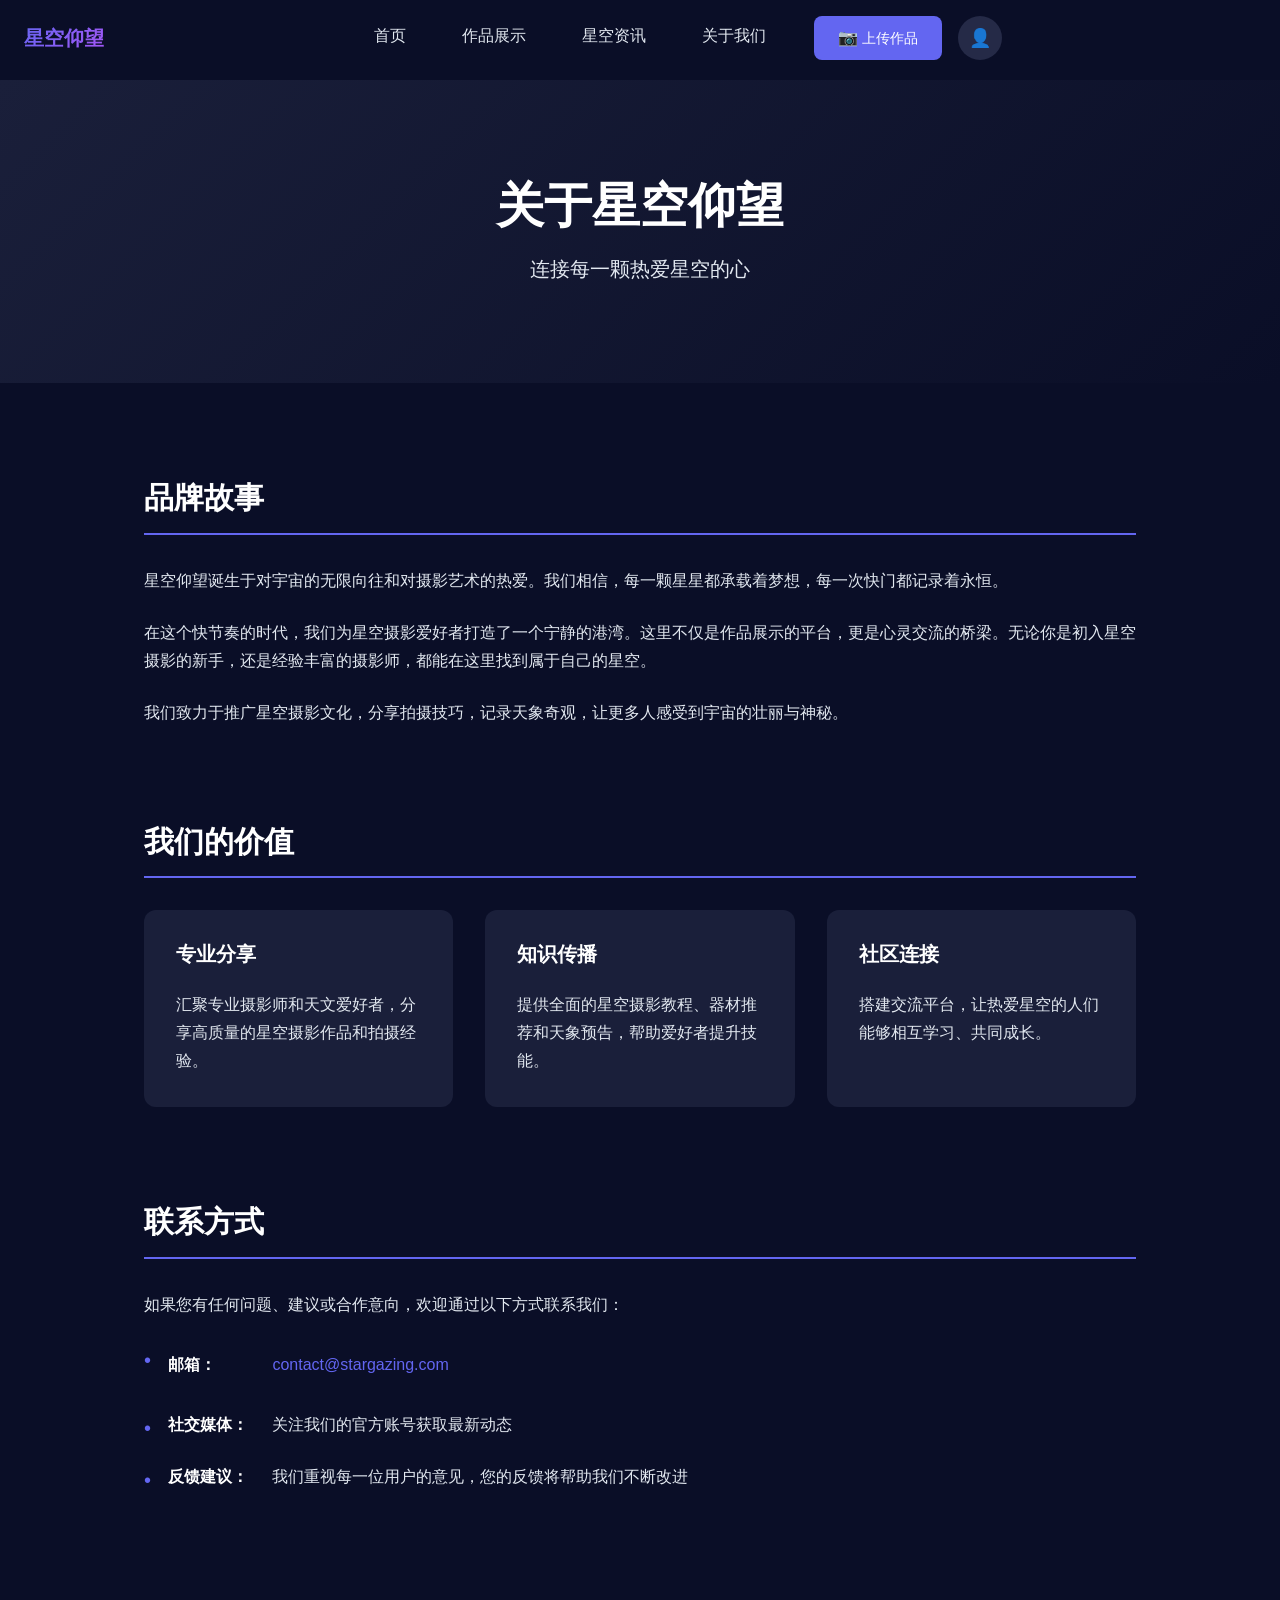
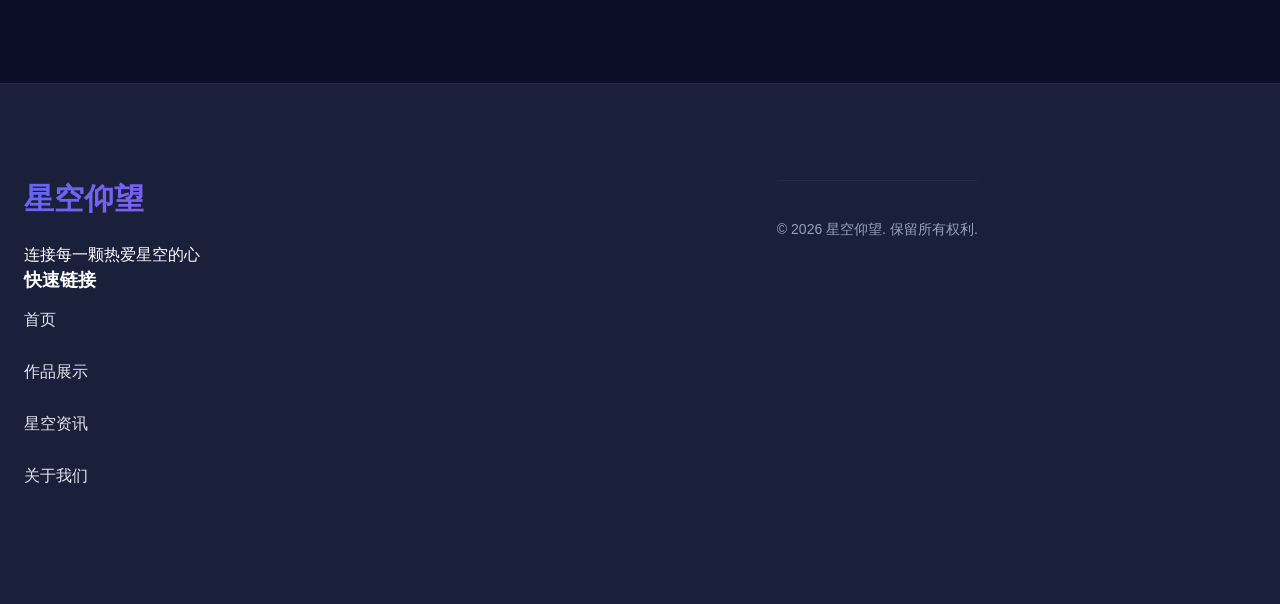
<file: about.html>
<!DOCTYPE html>
<html lang="zh-CN">
<head>
    <meta charset="UTF-8">
    <meta name="viewport" content="width=device-width, initial-scale=1.0">
    <meta name="description" content="关于星空仰望 - 连接每一颗热爱星空的心">
    <meta name="keywords" content="星空仰望,关于我们,星空摄影社区">
    <meta name="author" content="星空仰望">
    <meta name="robots" content="index, follow">
    
    <title>关于我们 | 星空仰望</title>
    
    <!-- PWA Manifest -->
    <link rel="manifest" href="manifest.json">
    <meta name="theme-color" content="#6366f1">
    
    <link rel="stylesheet" href="styles/main.css">
    <link rel="stylesheet" href="styles/responsive.css">
    <link rel="stylesheet" href="styles/about.css">
    
    <!-- 预加载关键资源 -->
    <link rel="preload" href="styles/main.css" as="style">
</head>
<body>
    <!-- 页面加载动画 -->
    <div id="pageLoader" class="active" aria-hidden="true">
        <div class="loader-content">
            <div class="loader-spinner" aria-hidden="true"></div>
            <div class="loader-text">加载中...</div>
        </div>
    </div>

    <header role="banner" class="navbar" id="navbar">
        <nav role="navigation" aria-label="主导航" class="navbar-container">
            <!-- 品牌Logo -->
            <div class="navbar-brand">
                <a href="index.html" class="brand-logo" aria-label="星空仰望 - 返回首页">星空仰望</a>
            </div>

            <!-- 汉堡菜单按钮（移动端） -->
            <button 
                class="navbar-toggle" 
                id="navbarToggle" 
                aria-label="切换导航菜单"
                aria-expanded="false"
                aria-controls="navbarMenu">
                <span class="hamburger-line"></span>
                <span class="hamburger-line"></span>
                <span class="hamburger-line"></span>
            </button>

            <!-- 导航菜单 -->
            <div class="navbar-menu" id="navbarMenu">
                <ul class="navbar-nav">
                    <li class="nav-item">
                        <a href="index.html#home" class="nav-link" aria-label="首页">首页</a>
                    </li>
                    <li class="nav-item">
                        <a href="gallery.html" class="nav-link" aria-label="作品展示">作品展示</a>
                    </li>
                    <li class="nav-item">
                        <a href="index.html#guide" class="nav-link" aria-label="星空资讯">星空资讯</a>
                    </li>
                    <li class="nav-item">
                        <a href="about.html" class="nav-link active" aria-label="关于我们">关于我们</a>
                    </li>
                </ul>

                <!-- 用户操作区域 -->
                <div class="navbar-actions">
                    <button class="btn-upload" aria-label="上传作品">
                        <span class="btn-upload-icon" aria-hidden="true">📷</span>
                        <span class="btn-upload-text">上传作品</span>
                    </button>
                    <button class="btn-user" aria-label="用户菜单" id="userMenuBtn">
                        <span class="user-icon" aria-hidden="true">👤</span>
                    </button>
                </div>
            </div>

            <!-- 移动端背景遮罩 -->
            <div class="navbar-overlay" id="navbarOverlay" aria-hidden="true"></div>
        </nav>
    </header>

    <main role="main" class="about-main">
        <!-- 页面标题区域 -->
        <section class="about-hero">
            <div class="container">
                <h1 class="about-title">关于星空仰望</h1>
                <p class="about-subtitle">连接每一颗热爱星空的心</p>
            </div>
        </section>

        <!-- 主要内容区域 -->
        <section class="about-content">
            <div class="container">
                <!-- 品牌故事 -->
                <article class="about-section">
                    <h2 class="section-title">品牌故事</h2>
                    <div class="section-content">
                        <p>星空仰望诞生于对宇宙的无限向往和对摄影艺术的热爱。我们相信，每一颗星星都承载着梦想，每一次快门都记录着永恒。</p>
                        <p>在这个快节奏的时代，我们为星空摄影爱好者打造了一个宁静的港湾。这里不仅是作品展示的平台，更是心灵交流的桥梁。无论你是初入星空摄影的新手，还是经验丰富的摄影师，都能在这里找到属于自己的星空。</p>
                        <p>我们致力于推广星空摄影文化，分享拍摄技巧，记录天象奇观，让更多人感受到宇宙的壮丽与神秘。</p>
                    </div>
                </article>

                <!-- 我们的价值 -->
                <article class="about-section">
                    <h2 class="section-title">我们的价值</h2>
                    <div class="section-content">
                        <div class="value-grid">
                            <div class="value-item">
                                <h3 class="value-title">专业分享</h3>
                                <p class="value-description">汇聚专业摄影师和天文爱好者，分享高质量的星空摄影作品和拍摄经验。</p>
                            </div>
                            <div class="value-item">
                                <h3 class="value-title">知识传播</h3>
                                <p class="value-description">提供全面的星空摄影教程、器材推荐和天象预告，帮助爱好者提升技能。</p>
                            </div>
                            <div class="value-item">
                                <h3 class="value-title">社区连接</h3>
                                <p class="value-description">搭建交流平台，让热爱星空的人们能够相互学习、共同成长。</p>
                            </div>
                        </div>
                    </div>
                </article>

                <!-- 联系方式 -->
                <article class="about-section" id="contact">
                    <h2 class="section-title">联系方式</h2>
                    <div class="section-content">
                        <div class="contact-info">
                            <p>如果您有任何问题、建议或合作意向，欢迎通过以下方式联系我们：</p>
                            <ul class="contact-list">
                                <li>
                                    <strong>邮箱：</strong>
                                    <a href="mailto:contact@stargazing.com">contact@stargazing.com</a>
                                </li>
                                <li>
                                    <strong>社交媒体：</strong>
                                    <span>关注我们的官方账号获取最新动态</span>
                                </li>
                                <li>
                                    <strong>反馈建议：</strong>
                                    <span>我们重视每一位用户的意见，您的反馈将帮助我们不断改进</span>
                                </li>
                            </ul>
                        </div>
                    </div>
                </article>
            </div>
        </section>
    </main>

    <footer role="contentinfo" class="main-footer">
        <div class="footer-container">
            <div class="footer-content">
                <div class="footer-column">
                    <div class="footer-brand">
                        <h3 class="footer-logo">星空仰望</h3>
                        <p class="footer-slogan">连接每一颗热爱星空的心</p>
                    </div>
                </div>
                <div class="footer-column">
                    <h4 class="footer-title">快速链接</h4>
                    <ul class="footer-menu">
                        <li><a href="index.html">首页</a></li>
                        <li><a href="gallery.html">作品展示</a></li>
                        <li><a href="index.html#guide">星空资讯</a></li>
                        <li><a href="about.html">关于我们</a></li>
                    </ul>
                </div>
            </div>
            <div class="footer-bottom">
                <p>&copy; 2026 星空仰望. 保留所有权利.</p>
            </div>
        </div>
    </footer>

    <!-- JavaScript -->
    <script src="compatibility.js"></script>
    <script src="performance.js"></script>
    <script src="script.js" defer></script>
    
    <!-- Service Worker 注册 -->
    <script>
        if ('serviceWorker' in navigator) {
            window.addEventListener('load', () => {
                navigator.serviceWorker.register('/service-worker.js')
                    .then(registration => {
                        console.log('Service Worker 注册成功:', registration.scope);
                    })
                    .catch(error => {
                        console.log('Service Worker 注册失败:', error);
                    });
            });
        }
    </script>
</body>
</html>
</file>
<file: styles/main.css>
/* ============================================
   星空仰望 - CSS 基础框架
   ============================================ */

/* ============================================
   CSS 变量系统
   ============================================ */
:root {
    /* 主色调 - 深色背景，星空蓝，银河紫 */
    --color-bg-primary: #0a0e27;
    --color-bg-secondary: #1a1f3a;
    --color-bg-tertiary: #252a47;
    --color-bg-overlay: rgba(26, 31, 58, 0.85);
    
    /* 星空蓝系列 */
    --color-starry-blue-100: #e0e7ff;
    --color-starry-blue-200: #c7d2fe;
    --color-starry-blue-300: #a5b4fc;
    --color-starry-blue-400: #818cf8;
    --color-starry-blue-500: #6366f1;
    --color-starry-blue-600: #4f46e5;
    --color-starry-blue-700: #4338ca;
    --color-starry-blue-800: #3730a3;
    --color-starry-blue-900: #312e81;
    
    /* 银河紫系列 */
    --color-galaxy-purple-100: #f3e8ff;
    --color-galaxy-purple-200: #e9d5ff;
    --color-galaxy-purple-300: #d8b4fe;
    --color-galaxy-purple-400: #c084fc;
    --color-galaxy-purple-500: #a855f7;
    --color-galaxy-purple-600: #9333ea;
    --color-galaxy-purple-700: #7e22ce;
    --color-galaxy-purple-800: #6b21a8;
    --color-galaxy-purple-900: #581c87;
    
    /* 文本颜色 */
    --color-text-primary: #ffffff;
    --color-text-secondary: #e2e8f0;
    --color-text-tertiary: #cbd5e1;
    --color-text-muted: #94a3b8;
    
    /* 强调色 */
    --color-accent-primary: #6366f1;
    --color-accent-secondary: #a855f7;
    --color-accent-hover: #818cf8;
    
    /* 状态颜色 */
    --color-success: #10b981;
    --color-warning: #f59e0b;
    --color-error: #ef4444;
    --color-info: #3b82f6;
    
    /* 字体大小变量 */
    --font-size-xs: 0.75rem;      /* 12px */
    --font-size-sm: 0.875rem;     /* 14px */
    --font-size-base: 1rem;       /* 16px */
    --font-size-lg: 1.125rem;     /* 18px */
    --font-size-xl: 1.25rem;      /* 20px */
    --font-size-2xl: 1.5rem;      /* 24px */
    --font-size-3xl: 1.875rem;    /* 30px */
    --font-size-4xl: 2.25rem;     /* 36px */
    --font-size-5xl: 3rem;        /* 48px */
    --font-size-6xl: 3.75rem;     /* 60px */
    
    /* 字体粗细 */
    --font-weight-light: 300;
    --font-weight-normal: 400;
    --font-weight-medium: 500;
    --font-weight-semibold: 600;
    --font-weight-bold: 700;
    
    /* 行高 */
    --line-height-tight: 1.25;
    --line-height-normal: 1.5;
    --line-height-relaxed: 1.75;
    --line-height-loose: 2;
    
    /* 间距变量 */
    --spacing-xs: 0.25rem;        /* 4px */
    --spacing-sm: 0.5rem;         /* 8px */
    --spacing-md: 1rem;           /* 16px */
    --spacing-lg: 1.5rem;         /* 24px */
    --spacing-xl: 2rem;           /* 32px */
    --spacing-2xl: 3rem;          /* 48px */
    --spacing-3xl: 4rem;          /* 64px */
    --spacing-4xl: 6rem;          /* 96px */
    
    /* 过渡动画变量 */
    --transition-fast: 0.15s ease;
    --transition-base: 0.3s ease;
    --transition-slow: 0.5s ease;
    --transition-slower: 0.75s ease;
    
    /* 边框圆角 */
    --border-radius-sm: 0.25rem;  /* 4px */
    --border-radius-md: 0.5rem;   /* 8px */
    --border-radius-lg: 0.75rem;  /* 12px */
    --border-radius-xl: 1rem;     /* 16px */
    --border-radius-full: 9999px;
    
    /* 阴影 */
    --shadow-sm: 0 1px 2px 0 rgba(0, 0, 0, 0.3);
    --shadow-md: 0 4px 6px -1px rgba(0, 0, 0, 0.4);
    --shadow-lg: 0 10px 15px -3px rgba(0, 0, 0, 0.5);
    --shadow-xl: 0 20px 25px -5px rgba(0, 0, 0, 0.6);
    
    /* 容器最大宽度 */
    --container-sm: 640px;
    --container-md: 768px;
    --container-lg: 1024px;
    --container-xl: 1280px;
    --container-2xl: 1536px;
    
    /* 响应式断点 */
    --breakpoint-mobile: 640px;
    --breakpoint-tablet: 1024px;
    
    /* 最小触摸目标尺寸（Apple HIG和Material Design推荐） */
    --touch-target-min: 44px;
}

/* ============================================
   重置默认浏览器样式
   ============================================ */
*,
*::before,
*::after {
    margin: 0;
    padding: 0;
    box-sizing: border-box;
}

html {
    font-size: 16px;
    -webkit-font-smoothing: antialiased;
    -moz-osx-font-smoothing: grayscale;
    scroll-behavior: smooth;
}

body {
    font-family: -apple-system, BlinkMacSystemFont, "Segoe UI", Roboto, "Helvetica Neue", Arial, "Noto Sans", sans-serif, "Apple Color Emoji", "Segoe UI Emoji", "Segoe UI Symbol", "Noto Color Emoji";
    font-size: var(--font-size-base);
    font-weight: var(--font-weight-normal);
    line-height: var(--line-height-normal);
    color: var(--color-text-primary);
    background-color: var(--color-bg-primary);
    min-height: 100vh;
}

/* 移除列表样式 */
ul,
ol {
    list-style: none;
}

/* 移除链接默认样式 */
a {
    text-decoration: none;
    color: inherit;
}

/* 图片响应式 */
img,
picture,
video,
canvas,
svg {
    display: block;
    max-width: 100%;
    height: auto;
}

/* 表单元素重置 */
input,
button,
textarea,
select {
    font: inherit;
    color: inherit;
}

button {
    cursor: pointer;
    border: none;
    background: none;
}

/* 标题重置 */
h1,
h2,
h3,
h4,
h5,
h6 {
    font-weight: var(--font-weight-bold);
    line-height: var(--line-height-tight);
    color: var(--color-text-primary);
}

/* 段落重置 */
p {
    line-height: var(--line-height-relaxed);
}

/* ============================================
   基础字体设置
   ============================================ */
body {
    font-family: "Inter", -apple-system, BlinkMacSystemFont, "Segoe UI", Roboto, "Helvetica Neue", Arial, sans-serif;
}

/* 如果系统没有安装Inter，使用系统字体作为后备 */
@supports (font-variation-settings: normal) {
    body {
        font-family: "Inter var", "Inter", -apple-system, BlinkMacSystemFont, "Segoe UI", Roboto, sans-serif;
    }
}

/* ============================================
   容器类
   ============================================ */
.container {
    width: 100%;
    margin-left: auto;
    margin-right: auto;
    padding-left: var(--spacing-md);
    padding-right: var(--spacing-md);
}

.container-sm {
    max-width: var(--container-sm);
}

.container-md {
    max-width: var(--container-md);
}

.container-lg {
    max-width: var(--container-lg);
}

.container-xl {
    max-width: var(--container-xl);
}

.container-2xl {
    max-width: var(--container-2xl);
}

/* 默认容器宽度 */
.container {
    max-width: var(--container-xl);
}

/* 响应式容器填充 */
@media (max-width: 640px) {
    .container {
        padding-left: var(--spacing-md);
        padding-right: var(--spacing-md);
    }
}

/* ============================================
   全局链接样式
   ============================================ */
a {
    color: var(--color-accent-primary);
    transition: color var(--transition-base);
    outline: none;
}

a:hover {
    color: var(--color-accent-hover);
}

a:focus-visible {
    outline: 2px solid var(--color-accent-primary);
    outline-offset: 2px;
    border-radius: var(--border-radius-sm);
}

a:active {
    color: var(--color-starry-blue-700);
}

/* 链接样式变体 */
a.link-primary {
    color: var(--color-accent-primary);
}

a.link-primary:hover {
    color: var(--color-accent-hover);
}

a.link-secondary {
    color: var(--color-text-secondary);
}

a.link-secondary:hover {
    color: var(--color-text-primary);
}

a.link-muted {
    color: var(--color-text-muted);
}

a.link-muted:hover {
    color: var(--color-text-tertiary);
}

/* ============================================
   按钮基础样式
   ============================================ */
.btn {
    display: inline-flex;
    align-items: center;
    justify-content: center;
    padding: var(--spacing-sm) var(--spacing-lg);
    font-size: var(--font-size-base);
    font-weight: var(--font-weight-medium);
    line-height: var(--line-height-normal);
    color: var(--color-text-primary);
    background-color: transparent;
    border: 2px solid transparent;
    border-radius: var(--border-radius-md);
    cursor: pointer;
    transition: all var(--transition-base);
    outline: none;
    text-align: center;
    white-space: nowrap;
    user-select: none;
    -webkit-tap-highlight-color: transparent;
}

.btn:focus-visible {
    outline: 2px solid var(--color-accent-primary);
    outline-offset: 2px;
}

.btn:disabled {
    opacity: 0.5;
    cursor: not-allowed;
    pointer-events: none;
}

/* 按钮主样式 */
.btn-primary {
    background-color: var(--color-accent-primary);
    color: var(--color-text-primary);
    border-color: var(--color-accent-primary);
}

.btn-primary:hover:not(:disabled) {
    background-color: var(--color-accent-hover);
    border-color: var(--color-accent-hover);
    transform: translateY(-1px);
    box-shadow: var(--shadow-md);
}

.btn-primary:active:not(:disabled) {
    transform: translateY(0);
    box-shadow: var(--shadow-sm);
}

/* 按钮次样式 */
.btn-secondary {
    background-color: var(--color-accent-secondary);
    color: var(--color-text-primary);
    border-color: var(--color-accent-secondary);
}

.btn-secondary:hover:not(:disabled) {
    background-color: var(--color-galaxy-purple-600);
    border-color: var(--color-galaxy-purple-600);
    transform: translateY(-1px);
    box-shadow: var(--shadow-md);
}

.btn-secondary:active:not(:disabled) {
    transform: translateY(0);
    box-shadow: var(--shadow-sm);
}

/* 按钮轮廓样式 */
.btn-outline {
    background-color: transparent;
    color: var(--color-accent-primary);
    border-color: var(--color-accent-primary);
}

.btn-outline:hover:not(:disabled) {
    background-color: var(--color-accent-primary);
    color: var(--color-text-primary);
}

/* 按钮文本样式 */
.btn-text {
    background-color: transparent;
    color: var(--color-accent-primary);
    border-color: transparent;
    padding: var(--spacing-xs) var(--spacing-sm);
}

.btn-text:hover:not(:disabled) {
    background-color: rgba(99, 102, 241, 0.1);
    color: var(--color-accent-hover);
}

/* 按钮尺寸 */
.btn-sm {
    padding: var(--spacing-xs) var(--spacing-md);
    font-size: var(--font-size-sm);
}

.btn-lg {
    padding: var(--spacing-md) var(--spacing-xl);
    font-size: var(--font-size-lg);
}

/* 按钮全宽 */
.btn-block {
    width: 100%;
    display: flex;
}

/* ============================================
   工具类（可选但有用）
   ============================================ */
.sr-only {
    position: absolute;
    width: 1px;
    height: 1px;
    padding: 0;
    margin: -1px;
    overflow: hidden;
    clip: rect(0, 0, 0, 0);
    white-space: nowrap;
    border-width: 0;
}

/* ============================================
   响应式导航栏
   ============================================ */

/* 导航栏容器 */
.navbar {
    position: fixed;
    top: 0;
    left: 0;
    right: 0;
    z-index: 1000; /* 确保在视频上方（视频z-index为0-2） */
    background-color: transparent;
    backdrop-filter: blur(0px); /* 移除模糊，保持完全透明 */
    transition: background-color var(--transition-base), backdrop-filter var(--transition-base), box-shadow var(--transition-base);
    box-shadow: none; /* 默认无阴影 */
}

.navbar.scrolled {
    background-color: rgba(26, 31, 58, 0.85); /* 滚动后轻微半透明 */
    backdrop-filter: blur(10px);
    box-shadow: 0 4px 20px rgba(0, 0, 0, 0.2);
}

.navbar-container {
    max-width: var(--container-xl);
    margin: 0 auto;
    padding: var(--spacing-md) var(--spacing-lg);
    display: flex;
    align-items: center;
    justify-content: space-between;
    position: relative;
}

/* 品牌Logo */
.navbar-brand {
    flex-shrink: 0;
}

.brand-logo {
    font-size: var(--font-size-xl);
    font-weight: var(--font-weight-bold);
    color: var(--color-text-primary);
    background: linear-gradient(135deg, var(--color-accent-primary) 0%, var(--color-accent-secondary) 100%);
    -webkit-background-clip: text;
    -webkit-text-fill-color: transparent;
    background-clip: text;
    transition: opacity var(--transition-base);
}

.brand-logo:hover,
.brand-logo:focus {
    opacity: 0.8;
    outline: 2px solid var(--color-accent-primary);
    outline-offset: 4px;
    border-radius: var(--border-radius-sm);
}

/* 导航菜单 */
.navbar-menu {
    display: flex;
    align-items: center;
    gap: var(--spacing-xl);
    flex: 1;
    justify-content: center;
}

.navbar-nav {
    display: flex;
    align-items: center;
    gap: var(--spacing-lg);
    list-style: none;
    margin: 0;
    padding: 0;
}

.nav-item {
    position: relative;
}

.nav-link {
    display: block;
    padding: var(--spacing-sm) var(--spacing-md);
    color: var(--color-text-secondary);
    font-size: var(--font-size-base);
    font-weight: var(--font-weight-medium);
    transition: color var(--transition-base);
    position: relative;
    outline: none;
    border-radius: var(--border-radius-md);
}

.nav-link::after {
    content: '';
    position: absolute;
    bottom: 0;
    left: 0; /* 从左开始 */
    width: 0; /* 初始宽度为0 */
    height: 2px;
    background: linear-gradient(90deg, var(--color-accent-primary), var(--color-accent-secondary));
    transition: width 0.3s ease-out; /* 平滑过渡动画 */
}

.nav-link:hover::after,
.nav-link:focus::after {
    width: 100%; /* 悬停时宽度变为100%，从左到右滑动 */
}

.nav-link:hover,
.nav-link:focus {
    color: var(--color-text-primary);
}

.nav-link:focus-visible {
    outline: 2px solid var(--color-accent-primary);
    outline-offset: 2px;
}

.nav-link.active {
    color: var(--color-text-primary);
}

.nav-link.active::after {
    width: 100%; /* 激活状态时也显示完整宽度 */
}

/* 用户操作区域 */
.navbar-actions {
    display: flex;
    align-items: center;
    gap: var(--spacing-md);
    flex-shrink: 0;
}

.btn-upload {
    display: flex;
    align-items: center;
    gap: var(--spacing-xs);
    padding: var(--spacing-sm) var(--spacing-lg);
    background-color: var(--color-accent-primary);
    color: var(--color-text-primary);
    border-radius: var(--border-radius-md);
    font-size: var(--font-size-sm);
    font-weight: var(--font-weight-medium);
    cursor: pointer;
    transition: all var(--transition-base);
    outline: none;
}

.btn-upload:hover,
.btn-upload:focus {
    background-color: var(--color-accent-hover);
    transform: translateY(-1px);
    box-shadow: var(--shadow-md);
}

.btn-upload:focus-visible {
    outline: 2px solid var(--color-accent-primary);
    outline-offset: 2px;
}

.btn-upload:active {
    transform: translateY(0);
}

.btn-upload-icon {
    font-size: var(--font-size-base);
}

.btn-upload-text {
    display: inline;
}

.btn-user {
    display: flex;
    align-items: center;
    justify-content: center;
    width: 40px;
    height: 40px;
    background-color: var(--color-bg-tertiary);
    color: var(--color-text-primary);
    border-radius: var(--border-radius-full);
    cursor: pointer;
    transition: all var(--transition-base);
    outline: none;
    border: 2px solid transparent;
}

.btn-user:hover,
.btn-user:focus {
    background-color: var(--color-bg-secondary);
    border-color: var(--color-accent-primary);
    transform: scale(1.05);
}

.btn-user:focus-visible {
    outline: 2px solid var(--color-accent-primary);
    outline-offset: 2px;
}

.user-icon {
    font-size: var(--font-size-lg);
}

/* 汉堡菜单按钮（移动端） */
.navbar-toggle {
    display: none;
    flex-direction: column;
    justify-content: space-between;
    width: 30px;
    height: 24px;
    background: transparent;
    border: none;
    cursor: pointer;
    padding: 0;
    z-index: 1001;
    outline: none;
}

.navbar-toggle:focus-visible {
    outline: 2px solid var(--color-accent-primary);
    outline-offset: 2px;
    border-radius: var(--border-radius-sm);
}

.hamburger-line {
    display: block;
    width: 100%;
    height: 3px;
    background-color: var(--color-text-primary);
    border-radius: var(--border-radius-full);
    transition: all var(--transition-base);
    transform-origin: center;
}

.navbar-toggle[aria-expanded="true"] .hamburger-line:nth-child(1) {
    transform: translateY(10.5px) rotate(45deg);
}

.navbar-toggle[aria-expanded="true"] .hamburger-line:nth-child(2) {
    opacity: 0;
    transform: scaleX(0);
}

.navbar-toggle[aria-expanded="true"] .hamburger-line:nth-child(3) {
    transform: translateY(-10.5px) rotate(-45deg);
}

/* 移动端背景遮罩 */
.navbar-overlay {
    display: none;
    position: fixed;
    top: 0;
    left: 0;
    right: 0;
    bottom: 0;
    background-color: rgba(0, 0, 0, 0.7);
    z-index: 999;
    opacity: 0;
    transition: opacity var(--transition-base);
    pointer-events: none;
}

.navbar-overlay.active {
    opacity: 1;
    pointer-events: all;
}

/* 响应式设计 - 移动端 */
@media (max-width: 768px) {
    .navbar-container {
        padding: var(--spacing-md);
    }

    .navbar-toggle {
        display: flex;
    }

    .navbar-menu {
        position: fixed;
        top: 0;
        right: 0;
        width: 280px;
        height: 100vh;
        background-color: var(--color-bg-secondary);
        flex-direction: column;
        align-items: flex-start;
        justify-content: flex-start;
        padding: var(--spacing-4xl) var(--spacing-xl) var(--spacing-xl);
        gap: var(--spacing-xl);
        transform: translateX(100%);
        transition: transform var(--transition-base);
        z-index: 1000;
        box-shadow: var(--shadow-xl);
        overflow-y: auto;
    }

    .navbar-menu.active {
        transform: translateX(0);
    }

    .navbar-nav {
        flex-direction: column;
        align-items: flex-start;
        width: 100%;
        gap: var(--spacing-sm);
    }

    .nav-item {
        width: 100%;
    }

    .nav-link {
        width: 100%;
        padding: var(--spacing-md);
        font-size: var(--font-size-lg);
    }

    .nav-link::after {
        display: none;
    }

    .nav-link.active {
        background-color: rgba(99, 102, 241, 0.2);
        border-left: 3px solid var(--color-accent-primary);
    }

    .navbar-actions {
        flex-direction: column;
        width: 100%;
        gap: var(--spacing-md);
        padding-top: var(--spacing-lg);
        border-top: 1px solid var(--color-bg-tertiary);
    }

    .btn-upload {
        width: 100%;
        justify-content: center;
    }

    .btn-upload-text {
        display: inline;
    }

    .navbar-overlay {
        display: block;
    }
}

/* 小屏幕优化 */
@media (max-width: 480px) {
    .navbar-menu {
        width: 100%;
    }

    .brand-logo {
        font-size: var(--font-size-lg);
    }
}

/* 防止body滚动（移动端菜单打开时） */
body.navbar-open {
    overflow: hidden;
}

/* ============================================
   主内容区域
   ============================================ */
main {
    padding-top: 80px; /* 为固定导航栏留出空间 */
    min-height: calc(100vh - 80px);
}

section {
    padding: var(--spacing-4xl) var(--spacing-lg);
    max-width: var(--container-xl);
    margin: 0 auto;
}

section:first-child {
    padding-top: var(--spacing-4xl);
}

section:last-child {
    padding-bottom: var(--spacing-4xl);
}

@media (max-width: 768px) {
    main {
        padding-top: 70px;
    }
    
    section {
        padding: var(--spacing-3xl) var(--spacing-md);
    }
}

/* ============================================
   首页英雄区域
   ============================================ */
.hero-section {
    position: relative;
    min-height: 100vh;
    height: 100vh;
    max-width: 100%;
    padding: 0;
    margin: 0;
    display: flex;
    flex-direction: column;
    align-items: center;
    justify-content: center;
    overflow: hidden;
    background: #0a0e27; /* 视频加载前的背景色 */
}

/* 视频背景 */
.hero-video {
    position: absolute;
    top: 50%;
    left: 50%;
    width: 100vw;
    height: 100vh;
    min-width: 100%;
    min-height: 100%;
    transform: translate(-50%, -50%);
    object-fit: cover;
    z-index: 0;
}

/* 视频遮罩层 - 增加文字可读性 */
.hero-video-overlay {
    position: absolute;
    top: 0;
    left: 0;
    right: 0;
    bottom: 0;
    background: rgba(10, 14, 39, 0.4); /* 半透明深色遮罩 */
    z-index: 0;
}

/* 视频背景样式已在上面定义，移除了星空背景效果 */

.hero-content {
    position: relative;
    z-index: 2; /* 确保在视频和遮罩层之上 */
    text-align: center;
    padding: var(--spacing-xl);
    max-width: 900px;
    margin: 0 auto;
}

.hero-title {
    font-size: var(--font-size-6xl);
    font-weight: var(--font-weight-bold);
    color: var(--color-text-primary);
    margin-bottom: var(--spacing-lg);
    text-shadow: 
        0 2px 10px rgba(0, 0, 0, 0.5),
        0 4px 20px rgba(99, 102, 241, 0.3),
        0 0 30px rgba(168, 85, 247, 0.2);
    background: linear-gradient(135deg, #ffffff 0%, #e2e8f0 100%);
    -webkit-background-clip: text;
    -webkit-text-fill-color: transparent;
    background-clip: text;
    animation: fadeInUp 1s ease-out;
    line-height: 1.2;
}

.hero-subtitle {
    font-size: var(--font-size-2xl);
    font-weight: var(--font-weight-normal);
    color: var(--color-text-secondary);
    margin-bottom: var(--spacing-2xl);
    text-shadow: 
        0 2px 8px rgba(0, 0, 0, 0.5),
        0 1px 4px rgba(0, 0, 0, 0.3);
    animation: fadeInUp 1s ease-out 0.2s both;
    line-height: var(--line-height-relaxed);
}

.hero-actions {
    display: flex;
    gap: var(--spacing-lg);
    justify-content: center;
    align-items: center;
    flex-wrap: wrap;
    animation: fadeInUp 1s ease-out 0.4s both;
}

/* 英雄区域按钮样式 */
.btn-hero {
    padding: var(--spacing-md) var(--spacing-2xl);
    font-size: var(--font-size-lg);
    font-weight: var(--font-weight-semibold);
    border-radius: var(--border-radius-lg);
    transition: all var(--transition-base);
    position: relative;
    overflow: hidden;
    text-shadow: 0 1px 2px rgba(0, 0, 0, 0.2);
    box-shadow: 
        0 4px 15px rgba(0, 0, 0, 0.3),
        0 2px 8px rgba(99, 102, 241, 0.2);
}

.btn-hero::before {
    content: '';
    position: absolute;
    top: 0;
    left: -100%;
    width: 100%;
    height: 100%;
    background: linear-gradient(90deg, transparent, rgba(255, 255, 255, 0.2), transparent);
    transition: left var(--transition-slow);
}

.btn-hero:hover::before {
    left: 100%;
}

.btn-hero-primary {
    background: linear-gradient(135deg, var(--color-starry-blue-600) 0%, var(--color-starry-blue-500) 50%, var(--color-galaxy-purple-600) 100%);
    color: var(--color-text-primary);
    border: none;
}

.btn-hero-primary:hover {
    background: linear-gradient(135deg, var(--color-starry-blue-500) 0%, var(--color-starry-blue-400) 50%, var(--color-galaxy-purple-500) 100%);
    transform: translateY(-2px);
    box-shadow: 
        0 6px 20px rgba(0, 0, 0, 0.4),
        0 4px 12px rgba(99, 102, 241, 0.4),
        0 0 20px rgba(168, 85, 247, 0.3);
}

.btn-hero-primary:active {
    transform: translateY(0);
    box-shadow: 
        0 2px 8px rgba(0, 0, 0, 0.3),
        0 1px 4px rgba(99, 102, 241, 0.2);
}

.btn-hero-secondary {
    background: linear-gradient(135deg, var(--color-galaxy-purple-600) 0%, var(--color-galaxy-purple-500) 50%, var(--color-starry-blue-600) 100%);
    color: var(--color-text-primary);
    border: none;
}

.btn-hero-secondary:hover {
    background: linear-gradient(135deg, var(--color-galaxy-purple-500) 0%, var(--color-galaxy-purple-400) 50%, var(--color-starry-blue-500) 100%);
    transform: translateY(-2px);
    box-shadow: 
        0 6px 20px rgba(0, 0, 0, 0.4),
        0 4px 12px rgba(168, 85, 247, 0.4),
        0 0 20px rgba(99, 102, 241, 0.3);
}

.btn-hero-secondary:active {
    transform: translateY(0);
    box-shadow: 
        0 2px 8px rgba(0, 0, 0, 0.3),
        0 1px 4px rgba(168, 85, 247, 0.2);
}

.btn-hero:focus-visible {
    outline: 2px solid var(--color-text-primary);
    outline-offset: 3px;
}

/* 向下滚动指示箭头 */
.hero-scroll-indicator {
    position: absolute;
    bottom: var(--spacing-2xl);
    left: 50%;
    transform: translateX(-50%);
    z-index: 1;
    display: flex;
    align-items: center;
    justify-content: center;
    color: var(--color-text-secondary);
    text-decoration: none;
    animation: fadeInUp 1s ease-out 0.6s both, bounce 2s ease-in-out infinite;
    transition: color var(--transition-base);
}

.hero-scroll-indicator:hover {
    color: var(--color-text-primary);
}

.hero-scroll-indicator:focus-visible {
    outline: 2px solid var(--color-text-primary);
    outline-offset: 4px;
    border-radius: var(--border-radius-full);
}

.scroll-arrow {
    display: block;
    width: 30px;
    height: 30px;
    border-right: 3px solid currentColor;
    border-bottom: 3px solid currentColor;
    transform: rotate(45deg);
    animation: scrollBounce 2s ease-in-out infinite;
}

@keyframes fadeInUp {
    from {
        opacity: 0;
        transform: translateY(30px);
    }
    to {
        opacity: 1;
        transform: translateY(0);
    }
}

@keyframes bounce {
    0%, 20%, 50%, 80%, 100% {
        transform: translateX(-50%) translateY(0);
    }
    40% {
        transform: translateX(-50%) translateY(-10px);
    }
    60% {
        transform: translateX(-50%) translateY(-5px);
    }
}

@keyframes scrollBounce {
    0%, 20%, 50%, 80%, 100% {
        transform: rotate(45deg) translateY(0);
    }
    40% {
        transform: rotate(45deg) translateY(-8px);
    }
    60% {
        transform: rotate(45deg) translateY(-4px);
    }
}

/* ============================================
   滚动动画效果
   ============================================ */

/* 初始状态 - 元素在视口外时隐藏 */
.scroll-animate {
    opacity: 0;
    will-change: opacity, transform;
}

/* 淡入效果 */
.scroll-fade-in {
    opacity: 0;
    transition: opacity 0.8s ease-out, transform 0.8s ease-out;
}

.scroll-fade-in.animate {
    opacity: 1;
}

/* 向上滑入效果 */
.scroll-slide-up {
    opacity: 0;
    transform: translateY(50px);
    transition: opacity 0.8s ease-out, transform 0.8s ease-out;
}

.scroll-slide-up.animate {
    opacity: 1;
    transform: translateY(0);
}

/* 向下滑入效果 */
.scroll-slide-down {
    opacity: 0;
    transform: translateY(-50px);
    transition: opacity 0.8s ease-out, transform 0.8s ease-out;
}

.scroll-slide-down.animate {
    opacity: 1;
    transform: translateY(0);
}

/* 向左滑入效果 */
.scroll-slide-left {
    opacity: 0;
    transform: translateX(50px);
    transition: opacity 0.8s ease-out, transform 0.8s ease-out;
}

.scroll-slide-left.animate {
    opacity: 1;
    transform: translateX(0);
}

/* 向右滑入效果 */
.scroll-slide-right {
    opacity: 0;
    transform: translateX(-50px);
    transition: opacity 0.8s ease-out, transform 0.8s ease-out;
}

.scroll-slide-right.animate {
    opacity: 1;
    transform: translateX(0);
}

/* 缩放出现效果 */
.scroll-scale-in {
    opacity: 0;
    transform: scale(0.8);
    transition: opacity 0.8s ease-out, transform 0.8s ease-out;
}

.scroll-scale-in.animate {
    opacity: 1;
    transform: scale(1);
}

/* 缩放+旋转效果 */
.scroll-scale-rotate {
    opacity: 0;
    transform: scale(0.8) rotate(-10deg);
    transition: opacity 0.8s ease-out, transform 0.8s ease-out;
}

.scroll-scale-rotate.animate {
    opacity: 1;
    transform: scale(1) rotate(0deg);
}

/* 淡入+向上滑入组合 */
.scroll-fade-slide-up {
    opacity: 0;
    transform: translateY(30px);
    transition: opacity 0.8s ease-out, transform 0.8s ease-out;
}

.scroll-fade-slide-up.animate {
    opacity: 1;
    transform: translateY(0);
}

/* 延迟动画 */
.scroll-delay-1 {
    transition-delay: 0.1s;
}

.scroll-delay-2 {
    transition-delay: 0.2s;
}

.scroll-delay-3 {
    transition-delay: 0.3s;
}

.scroll-delay-4 {
    transition-delay: 0.4s;
}

.scroll-delay-5 {
    transition-delay: 0.5s;
}

/* 视差滚动容器 */
.parallax-container {
    position: relative;
    overflow: hidden;
}

.parallax-element {
    will-change: transform;
    transition: transform 0.1s ease-out;
}

/* 导航栏滚动增强效果（已在上面的.navbar中定义，这里移除重复） */

/* 性能优化 - GPU加速 */
.scroll-animate,
.scroll-fade-in,
.scroll-slide-up,
.scroll-slide-down,
.scroll-slide-left,
.scroll-slide-right,
.scroll-scale-in,
.scroll-scale-rotate,
.scroll-fade-slide-up {
    backface-visibility: hidden;
    perspective: 1000px;
    transform-style: preserve-3d;
}

/* 响应式设计 */
@media (max-width: 768px) {
    .hero-section {
        min-height: 100vh;
        height: 100vh;
        padding-top: 0;
    }

    .hero-content {
        padding: var(--spacing-lg);
    }

    .hero-title {
        font-size: var(--font-size-4xl);
        margin-bottom: var(--spacing-md);
    }

    .hero-subtitle {
        font-size: var(--font-size-xl);
        margin-bottom: var(--spacing-xl);
    }

    .hero-actions {
        flex-direction: column;
        gap: var(--spacing-md);
        width: 100%;
    }

    .btn-hero {
        width: 100%;
        max-width: 280px;
        padding: var(--spacing-md) var(--spacing-xl);
        font-size: var(--font-size-base);
    }

    .hero-scroll-indicator {
        bottom: var(--spacing-lg);
    }

    .scroll-arrow {
        width: 24px;
        height: 24px;
        border-width: 2px;
    }
}

@media (max-width: 480px) {
    .hero-title {
        font-size: var(--font-size-3xl);
    }

    .hero-subtitle {
        font-size: var(--font-size-lg);
    }

    .btn-hero {
        max-width: 100%;
    }
}

/* 调整主内容区域，让第一个section（hero）不应用默认padding */
section:first-child.hero-section {
    padding: 0;
}

@media (max-width: 768px) {
    section:first-child.hero-section {
        padding: 0;
    }
}

/* ============================================
   作品展示区域
   ============================================ */
.gallery-section {
    max-width: 100%;
}

.gallery-header {
    text-align: center;
    margin-bottom: var(--spacing-3xl);
    position: relative;
    padding: var(--spacing-2xl);
    background-image: url('../images/bg/Background.jpg');
    background-size: cover;
    background-position: center;
    background-repeat: no-repeat;
    border-radius: var(--border-radius-xl);
    overflow: hidden;
}

.gallery-header::before {
    content: '';
    position: absolute;
    top: 0;
    left: 0;
    right: 0;
    bottom: 0;
    background: rgba(10, 14, 39, 0.7);
    z-index: 0;
}

.gallery-header h2,
.gallery-header p {
    position: relative;
    z-index: 1;
}

.gallery-header h2 {
    font-size: var(--font-size-4xl);
    margin-bottom: var(--spacing-md);
    color: var(--color-text-primary);
}

.gallery-header p {
    font-size: var(--font-size-lg);
    color: var(--color-text-secondary);
}

/* Grid 瀑布流布局 */
.gallery-grid {
    display: grid;
    grid-template-columns: repeat(auto-fill, minmax(320px, 1fr));
    gap: var(--spacing-xl);
    padding: 0;
    width: 100%;
}

/* 响应式列数 */
@media (min-width: 1400px) {
    .gallery-grid {
        grid-template-columns: repeat(4, 1fr);
    }
}

@media (min-width: 1024px) and (max-width: 1399px) {
    .gallery-grid {
        grid-template-columns: repeat(3, 1fr);
    }
}

@media (min-width: 768px) and (max-width: 1023px) {
    .gallery-grid {
        grid-template-columns: repeat(2, 1fr);
        gap: var(--spacing-lg);
    }
}

@media (max-width: 767px) {
    .gallery-grid {
        grid-template-columns: 1fr;
        gap: var(--spacing-lg);
    }
}

/* 卡片样式 */
.gallery-card {
    background-color: var(--color-bg-secondary);
    border-radius: var(--border-radius-xl);
    overflow: hidden;
    transition: all var(--transition-base);
    display: flex;
    flex-direction: column;
    box-shadow: var(--shadow-md);
    cursor: pointer;
}

.gallery-card:hover {
    transform: translateY(-8px);
    box-shadow: var(--shadow-xl);
}

.card-image-wrapper {
    position: relative;
    width: 100%;
    padding-top: 75%; /* 默认4:3比例 */
    overflow: hidden;
    background-color: var(--color-bg-tertiary);
}

.card-image {
    position: absolute;
    top: 0;
    left: 0;
    width: 100%;
    height: 100%;
    object-fit: cover;
    transition: transform var(--transition-slow);
}

.gallery-card:hover .card-image {
    transform: scale(1.05);
}

.card-overlay {
    position: absolute;
    top: 0;
    left: 0;
    right: 0;
    bottom: 0;
    background-color: rgba(0, 0, 0, 0.6);
    display: flex;
    align-items: center;
    justify-content: center;
    opacity: 0;
    transition: opacity var(--transition-base);
}

.gallery-card:hover .card-overlay {
    opacity: 1;
}

.card-view-btn {
    background-color: rgba(255, 255, 255, 0.9);
    color: var(--color-bg-primary);
    border: none;
    padding: var(--spacing-md) var(--spacing-xl);
    border-radius: var(--border-radius-full);
    font-size: var(--font-size-base);
    font-weight: var(--font-weight-semibold);
    cursor: pointer;
    display: flex;
    align-items: center;
    gap: var(--spacing-sm);
    transition: all var(--transition-base);
    transform: translateY(10px);
}

.gallery-card:hover .card-view-btn {
    transform: translateY(0);
}

.card-view-btn:hover {
    background-color: var(--color-text-primary);
    transform: scale(1.05);
}

.card-content {
    padding: var(--spacing-lg);
    flex: 1;
    display: flex;
    flex-direction: column;
    gap: var(--spacing-md);
}

.card-title {
    font-size: var(--font-size-xl);
    font-weight: var(--font-weight-semibold);
    color: var(--color-text-primary);
    margin: 0;
    line-height: var(--line-height-tight);
}

.card-author {
    display: flex;
    align-items: center;
    gap: var(--spacing-md);
}

.author-avatar {
    width: 40px;
    height: 40px;
    border-radius: var(--border-radius-full);
    background-color: var(--color-bg-tertiary);
    display: flex;
    align-items: center;
    justify-content: center;
    font-size: var(--font-size-xl);
    flex-shrink: 0;
}

.author-info {
    display: flex;
    flex-direction: column;
    gap: var(--spacing-xs);
    flex: 1;
}

.author-name {
    font-size: var(--font-size-base);
    font-weight: var(--font-weight-medium);
    color: var(--color-text-primary);
}

.card-location {
    font-size: var(--font-size-sm);
    color: var(--color-text-muted);
}

.card-params {
    display: flex;
    gap: var(--spacing-md);
    flex-wrap: wrap;
}

.card-params span {
    font-size: var(--font-size-sm);
    color: var(--color-text-tertiary);
    background-color: var(--color-bg-tertiary);
    padding: var(--spacing-xs) var(--spacing-sm);
    border-radius: var(--border-radius-sm);
}

.card-tags {
    display: flex;
    gap: var(--spacing-sm);
    flex-wrap: wrap;
}

.tag {
    font-size: var(--font-size-sm);
    color: var(--color-accent-primary);
    background-color: rgba(99, 102, 241, 0.1);
    padding: var(--spacing-xs) var(--spacing-md);
    border-radius: var(--border-radius-full);
    border: 1px solid rgba(99, 102, 241, 0.3);
    transition: all var(--transition-fast);
}

.tag:hover {
    background-color: rgba(99, 102, 241, 0.2);
    border-color: var(--color-accent-primary);
}

.card-actions {
    display: flex;
    gap: var(--spacing-lg);
    padding-top: var(--spacing-sm);
    border-top: 1px solid var(--color-bg-tertiary);
}

.action-btn {
    display: flex;
    align-items: center;
    gap: var(--spacing-xs);
    background: none;
    border: none;
    color: var(--color-text-secondary);
    font-size: var(--font-size-sm);
    cursor: pointer;
    padding: var(--spacing-xs);
    border-radius: var(--border-radius-md);
    transition: all var(--transition-fast);
    position: relative;
}

.action-btn:hover {
    color: var(--color-text-primary);
    background-color: var(--color-bg-tertiary);
}

.action-btn:focus-visible {
    outline: 2px solid var(--color-accent-primary);
    outline-offset: 2px;
}

.action-icon {
    font-size: var(--font-size-lg);
    transition: transform var(--transition-fast);
}

.action-count {
    font-weight: var(--font-weight-medium);
}

/* 点赞动画 */
.like-btn.liked .action-icon {
    animation: likePulse 0.5s ease-out;
}

.like-btn.liked {
    color: var(--color-error);
}

@keyframes likePulse {
    0% {
        transform: scale(1);
    }
    50% {
        transform: scale(1.3) rotate(-10deg);
    }
    100% {
        transform: scale(1) rotate(0deg);
    }
}

/* 点赞星星爆炸效果 */
.like-star-particle {
    animation: starExplode 0.6s ease-out forwards;
}

@keyframes starExplode {
    0% {
        transform: translate(0, 0) scale(1) rotate(0deg);
        opacity: 1;
    }
    100% {
        opacity: 0;
    }
}

/* 收藏动画 */
.favorite-btn.favorited .action-icon {
    animation: favoritePulse 0.5s ease-out;
}

.favorite-btn.favorited {
    color: var(--color-warning);
}

@keyframes favoritePulse {
    0% {
        transform: scale(1);
    }
    50% {
        transform: scale(1.2) rotate(10deg);
    }
    100% {
        transform: scale(1) rotate(0deg);
    }
}

/* ============================================
   大图查看模态框
   ============================================ */
.image-modal {
    position: fixed;
    top: 0;
    left: 0;
    right: 0;
    bottom: 0;
    z-index: 2000;
    display: flex;
    align-items: center;
    justify-content: center;
    opacity: 0;
    pointer-events: none;
    transition: opacity var(--transition-base);
}

.image-modal.active {
    opacity: 1;
    pointer-events: all;
}

.modal-overlay {
    position: absolute;
    top: 0;
    left: 0;
    right: 0;
    bottom: 0;
    background-color: rgba(0, 0, 0, 0.9);
    backdrop-filter: blur(10px);
}

.modal-content {
    position: relative;
    z-index: 1;
    max-width: 90vw;
    max-height: 90vh;
    display: flex;
    flex-direction: column;
    align-items: center;
    gap: var(--spacing-lg);
    transform: scale(0.9);
    transition: transform var(--transition-base);
}

.image-modal.active .modal-content {
    transform: scale(1);
}

.modal-close {
    position: absolute;
    top: -50px;
    right: 0;
    width: 40px;
    height: 40px;
    background-color: rgba(255, 255, 255, 0.1);
    border: 2px solid rgba(255, 255, 255, 0.3);
    border-radius: var(--border-radius-full);
    color: var(--color-text-primary);
    font-size: var(--font-size-3xl);
    line-height: 1;
    cursor: pointer;
    display: flex;
    align-items: center;
    justify-content: center;
    transition: all var(--transition-base);
    z-index: 2;
}

.modal-close:hover {
    background-color: rgba(255, 255, 255, 0.2);
    border-color: var(--color-text-primary);
    transform: rotate(90deg);
}

.modal-close:focus-visible {
    outline: 2px solid var(--color-text-primary);
    outline-offset: 2px;
}

.modal-image {
    max-width: 100%;
    max-height: 80vh;
    object-fit: contain;
    border-radius: var(--border-radius-lg);
    box-shadow: var(--shadow-xl);
}

.modal-info {
    text-align: center;
    color: var(--color-text-primary);
    background-color: rgba(26, 31, 58, 0.8);
    padding: var(--spacing-lg);
    border-radius: var(--border-radius-lg);
    backdrop-filter: blur(10px);
}

.modal-title {
    font-size: var(--font-size-2xl);
    font-weight: var(--font-weight-semibold);
    margin: 0;
    color: var(--color-text-primary);
}

/* 防止body滚动（模态框打开时） */
body.modal-open {
    overflow: hidden;
}

/* 响应式 - 模态框 */
@media (max-width: 768px) {
    .modal-content {
        max-width: 95vw;
        padding: var(--spacing-md);
    }

    .modal-close {
        top: -40px;
        width: 36px;
        height: 36px;
        font-size: var(--font-size-2xl);
    }

    .modal-image {
        max-height: 70vh;
    }

    .modal-title {
        font-size: var(--font-size-xl);
    }
}

/* ============================================
   共用样式 - Section Header
   ============================================ */
.section-header {
    text-align: center;
    margin-bottom: var(--spacing-3xl);
    display: flex;
    justify-content: space-between;
    align-items: center;
    flex-wrap: wrap;
    gap: var(--spacing-md);
}

.section-header h2 {
    font-size: var(--font-size-4xl);
    font-weight: var(--font-weight-bold);
    color: var(--color-text-primary);
    margin: 0;
}

.section-header .section-link {
    font-size: var(--font-size-lg);
    color: var(--color-accent-primary);
    font-weight: var(--font-weight-medium);
    display: inline-flex;
    align-items: center;
    gap: var(--spacing-xs);
    transition: all var(--transition-base);
}

.section-header .section-link:hover {
    gap: var(--spacing-sm);
    color: var(--color-accent-hover);
}

.section-subtitle {
    font-size: var(--font-size-lg);
    color: var(--color-text-secondary);
    margin: var(--spacing-sm) 0 0 0;
    width: 100%;
}

@media (max-width: 768px) {
    .section-header {
        flex-direction: column;
        align-items: flex-start;
        text-align: left;
    }

    .section-header h2 {
        font-size: var(--font-size-3xl);
        width: 100%;
    }
}

/* ============================================
   热门作品展示区
   ============================================ */
.featured-works-section {
    background-color: var(--color-bg-secondary);
    padding: var(--spacing-4xl) var(--spacing-lg);
}

/* 轮播图容器 */
.featured-carousel-container {
    position: relative;
    max-width: 1200px;
    margin: 0 auto;
    border-radius: var(--border-radius-xl);
    overflow: hidden;
    box-shadow: 0 10px 40px rgba(0, 0, 0, 0.1);
}

.featured-carousel {
    position: relative;
    width: 100%;
    overflow: hidden;
    aspect-ratio: 16 / 9;
}

.carousel-track {
    display: flex;
    transition: transform 0.5s ease-in-out;
    height: 100%;
    width: 100%;
}

.carousel-slide {
    min-width: 100%;
    width: 100%;
    height: 100%;
    flex-shrink: 0;
    display: flex;
    align-items: center;
    justify-content: center;
}

.carousel-slide img {
    width: 100%;
    height: 100%;
    object-fit: cover;
    display: block;
}

/* 轮播图按钮 - 星空主题玻璃拟态 */
.carousel-btn {
    position: absolute;
    top: 50%;
    transform: translateY(-50%);
    background: rgba(255, 255, 255, 0.12);
    backdrop-filter: blur(12px);
    -webkit-backdrop-filter: blur(12px);
    border: 1.5px solid rgba(255, 255, 255, 0.25);
    width: 48px;
    height: 48px;
    border-radius: 50%;
    font-size: 1.75rem;
    color: #fff;
    cursor: pointer;
    z-index: 10;
    display: flex;
    align-items: center;
    justify-content: center;
    transition: all 0.3s cubic-bezier(0.4, 0, 0.2, 1);
    box-shadow: 
        0 4px 16px rgba(0, 0, 0, 0.3),
        inset 0 1px 0 rgba(255, 255, 255, 0.2);
    text-shadow: 0 2px 8px rgba(0, 0, 0, 0.3);
    user-select: none;
    -webkit-tap-highlight-color: transparent;
    line-height: 1;
}

.carousel-btn::before {
    content: '';
    position: absolute;
    inset: -2px;
    border-radius: 50%;
    background: linear-gradient(135deg, rgba(99, 102, 241, 0.3), rgba(168, 85, 247, 0.2));
    z-index: -1;
    opacity: 0;
    transition: opacity 0.3s ease;
}

.carousel-btn:hover {
    background: rgba(255, 255, 255, 0.2);
    border-color: rgba(255, 255, 255, 0.5);
    box-shadow: 
        0 6px 24px rgba(0, 0, 0, 0.4),
        0 0 20px rgba(99, 102, 241, 0.25),
        inset 0 1px 0 rgba(255, 255, 255, 0.3);
    transform: translateY(-50%) scale(1.12);
    color: #fff;
}

.carousel-btn:hover::before {
    opacity: 1;
}

.carousel-btn:active {
    transform: translateY(-50%) scale(0.95);
    box-shadow: 
        0 2px 8px rgba(0, 0, 0, 0.3);
    background: rgba(255, 255, 255, 0.08);
}

.carousel-btn:focus-visible {
    outline: 2px solid var(--color-accent-primary);
    outline-offset: 3px;
}

.carousel-btn-prev {
    left: var(--spacing-lg);
}

.carousel-btn-next {
    right: var(--spacing-lg);
}

/* 轮播图按钮 - 内箭头符号样式增强 */
.carousel-btn-prev::after {
    content: '‹';
    display: block;
    position: relative;
    top: -2px;
}

.carousel-btn-next::after {
    content: '›';
    display: block;
    position: relative;
    top: -2px;
}

/* 隐藏原始文本（‹ 和 › 保留在内联文本但被覆盖） */
.carousel-btn {
    font-size: 0;
    color: transparent;
}
/* 轮播图指示器 - 小圆点 */
.carousel-indicators {
    position: absolute;
    bottom: var(--spacing-lg);
    left: 50%;
    transform: translateX(-50%);
    display: flex;
    gap: 4px;
    z-index: 10;
    align-items: center;
}


.carousel-indicator {
    width: 2px;
    height: 2px;
    border-radius: 50%;
    background: rgba(255, 255, 255, 0.12);
    border: none;
    cursor: pointer;
    transition: all 0.4s cubic-bezier(0.4, 0, 0.2, 1);
    padding: 0;
    flex-shrink: 0;
}

.carousel-indicator.active {
    width: 2px;
    height: 2px;
    background: rgba(255, 255, 255, 0.9);
    box-shadow: 0 0 2px rgba(255, 255, 255, 0.5);
}

.carousel-indicator:hover {
    background: rgba(255, 255, 255, 0.4);
    transform: scale(1.5);
}

.carousel-indicator.active:hover {
    background: rgba(255, 255, 255, 0.9);
    transform: scale(1.5);
}





@media (max-width: 768px) {
    .carousel-btn {
        width: 40px;
        height: 40px;
        font-size: 1.5rem;
    }

    .carousel-btn-prev {
        left: var(--spacing-sm);
    }

    .carousel-btn-next {
        right: var(--spacing-sm);
    }

    .carousel-indicators {
        bottom: var(--spacing-md);
    }
}


@media (min-width: 1024px) {
    .featured-grid {
        grid-template-columns: repeat(3, 1fr);
    }
}

@media (max-width: 1023px) {
    .featured-grid {
        grid-template-columns: repeat(2, 1fr);
        gap: var(--spacing-lg);
    }
}

@media (max-width: 767px) {
    .featured-grid {
        grid-template-columns: 1fr;
    }
}

/* ============================================
   本周天象预告区
   ============================================ */
.events-section {
    background-color: var(--color-bg-primary);
}

.events-scroll-container {
    overflow-x: auto;
    overflow-y: hidden;
    padding-bottom: var(--spacing-md);
    scrollbar-width: thin;
    scrollbar-color: var(--color-bg-tertiary) transparent;
}

.events-scroll-container::-webkit-scrollbar {
    height: 8px;
}

.events-scroll-container::-webkit-scrollbar-track {
    background: transparent;
}

.events-scroll-container::-webkit-scrollbar-thumb {
    background-color: var(--color-bg-tertiary);
    border-radius: var(--border-radius-full);
}

.events-grid {
    display: flex;
    gap: var(--spacing-lg);
    padding-bottom: var(--spacing-sm);
    min-width: max-content;
}

.event-card {
    display: flex;
    gap: var(--spacing-lg);
    background-color: var(--color-bg-secondary);
    border-radius: var(--border-radius-xl);
    padding: var(--spacing-lg);
    min-width: 320px;
    max-width: 400px;
    transition: all var(--transition-base);
    border: 1px solid var(--color-bg-tertiary);
}

.event-card:hover {
    transform: translateY(-4px);
    box-shadow: var(--shadow-lg);
    border-color: var(--color-accent-primary);
}

.event-date {
    display: flex;
    flex-direction: column;
    align-items: center;
    justify-content: center;
    min-width: 60px;
    padding: var(--spacing-md);
    background: linear-gradient(135deg, var(--color-accent-primary), var(--color-accent-secondary));
    border-radius: var(--border-radius-lg);
    color: var(--color-text-primary);
    font-weight: var(--font-weight-bold);
}

.event-day {
    font-size: var(--font-size-2xl);
    line-height: 1;
}

.event-month {
    font-size: var(--font-size-sm);
    margin-top: var(--spacing-xs);
}

.event-content {
    flex: 1;
    display: flex;
    flex-direction: column;
    gap: var(--spacing-md);
}

.event-title {
    font-size: var(--font-size-xl);
    font-weight: var(--font-weight-semibold);
    color: var(--color-text-primary);
    margin: 0;
}

.event-description {
    font-size: var(--font-size-sm);
    color: var(--color-text-secondary);
    line-height: var(--line-height-relaxed);
    flex: 1;
    margin: 0;
}

.reminder-btn {
    align-self: flex-start;
}

/* ============================================
   新手入门指南区
   ============================================ */
.guide-section {
    background-color: var(--color-bg-secondary);
}

.guide-grid {
    display: grid;
    grid-template-columns: repeat(3, 1fr);
    gap: var(--spacing-xl);
}

.guide-card {
    background-color: var(--color-bg-tertiary);
    border-radius: var(--border-radius-xl);
    padding: var(--spacing-2xl);
    text-align: center;
    transition: all var(--transition-base);
    border: 2px solid transparent;
    display: flex;
    flex-direction: column;
    gap: var(--spacing-lg);
}

.guide-card:hover {
    transform: translateY(-8px);
    box-shadow: var(--shadow-xl);
    border-color: var(--color-accent-primary);
    background-color: var(--color-bg-secondary);
}

.guide-icon {
    font-size: 4rem;
    margin-bottom: var(--spacing-sm);
}

.guide-title {
    font-size: var(--font-size-2xl);
    font-weight: var(--font-weight-semibold);
    color: var(--color-text-primary);
    margin: 0;
}

.guide-description {
    font-size: var(--font-size-base);
    color: var(--color-text-secondary);
    line-height: var(--line-height-relaxed);
    flex: 1;
    margin: 0;
}

.guide-link {
    color: var(--color-accent-primary);
    font-weight: var(--font-weight-medium);
    display: inline-flex;
    align-items: center;
    gap: var(--spacing-xs);
    transition: all var(--transition-base);
}

.guide-link:hover {
    gap: var(--spacing-sm);
    color: var(--color-accent-hover);
}

@media (max-width: 1023px) {
    .guide-grid {
        grid-template-columns: repeat(2, 1fr);
    }
}

@media (max-width: 767px) {
    .guide-grid {
        grid-template-columns: 1fr;
    }
}

/* ============================================
   星空资讯 - 全屏背景区
   ============================================ */
.info-hero-section {
    position: relative;
    min-height: 100vh;
    height: 100vh;
    max-width: 100%;
    padding: 0;
    margin: 0;
    display: flex;
    align-items: center;
    justify-content: center;
    overflow: hidden;
}

.info-hero-background {
    position: absolute;
    top: 0;
    left: 0;
    width: 100%;
    height: 100%;
    z-index: 0;
}

.info-hero-bg-image {
    width: 100%;
    height: 100%;
    object-fit: cover;
    object-position: center;
}

.info-hero-overlay {
    position: absolute;
    top: 0;
    left: 0;
    width: 100%;
    height: 100%;
    background: rgba(10, 14, 39, 0.5);
    z-index: 1;
}

.info-hero-content {
    position: relative;
    z-index: 2;
    text-align: center;
    padding: var(--spacing-xl);
    max-width: 900px;
    margin: 0 auto;
}

.info-hero-text {
    font-size: var(--font-size-3xl);
    font-weight: var(--font-weight-semibold);
    color: var(--color-text-primary);
    margin: var(--spacing-lg) 0;
    text-shadow: 2px 2px 8px rgba(0, 0, 0, 0.8);
    line-height: 1.6;
    opacity: 0;
    animation: fadeInUp 1s ease-out forwards;
}

.info-hero-text:nth-child(1) {
    animation-delay: 0.2s;
}

.info-hero-text:nth-child(2) {
    animation-delay: 0.4s;
}

.info-hero-text:nth-child(3) {
    animation-delay: 0.6s;
}

@keyframes fadeInUp {
    from {
        opacity: 0;
        transform: translateY(30px);
    }
    to {
        opacity: 1;
        transform: translateY(0);
    }
}

@media (max-width: 768px) {
    .info-hero-text {
        font-size: var(--font-size-2xl);
    }
}

@media (max-width: 480px) {
    .info-hero-text {
        font-size: var(--font-size-xl);
    }
}

/* ============================================
   星空资讯 - Z字形内容区
   ============================================ */
.info-content-section {
    background-color: var(--color-bg-primary);
    padding: var(--spacing-4xl) var(--spacing-lg);
}

.info-content-section .container {
    max-width: var(--container-xl);
    margin: 0 auto;
}

.info-card {
    display: grid;
    grid-template-columns: 1fr 1fr;
    gap: var(--spacing-3xl);
    margin-bottom: var(--spacing-4xl);
    align-items: center;
}

.info-card:last-child {
    margin-bottom: 0;
}

.info-card-image {
    position: relative;
    width: 100%;
    height: 0;
    padding-bottom: 70%;
    overflow: hidden;
    border-radius: var(--border-radius-xl);
    box-shadow: var(--shadow-xl);
    transition: transform var(--transition-base), box-shadow var(--transition-base);
}

.info-card-image:hover {
    transform: translateY(-8px);
    box-shadow: 0 20px 40px rgba(0, 0, 0, 0.4);
}

.info-card-image img {
    position: absolute;
    top: 0;
    left: 0;
    width: 100%;
    height: 100%;
    object-fit: cover;
    transition: transform var(--transition-base);
}

.info-card-image:hover img {
    transform: scale(1.05);
}

.info-card-content {
    display: flex;
    flex-direction: column;
    gap: var(--spacing-lg);
}

.info-card-title {
    font-size: var(--font-size-3xl);
    font-weight: var(--font-weight-bold);
    color: var(--color-text-primary);
    margin: 0;
    line-height: 1.3;
}

.info-card-text {
    font-size: var(--font-size-base);
    color: var(--color-text-secondary);
    line-height: var(--line-height-relaxed);
}

.info-card-text p {
    margin: var(--spacing-md) 0;
}

.info-card-text p:first-child {
    margin-top: 0;
}

.info-card-text p:last-child {
    margin-bottom: 0;
}

.info-card-text strong {
    color: var(--color-text-primary);
    font-weight: var(--font-weight-semibold);
}

/* Z字形布局：左图右文和右图左文交替 */
.info-card-left {
    grid-template-columns: 1fr 1fr;
}

.info-card-right {
    grid-template-columns: 1fr 1fr;
}

.info-card-right .info-card-content {
    order: 1;
}

.info-card-right .info-card-image {
    order: 2;
}

/* 响应式设计 */
@media (max-width: 1024px) {
    .info-card {
        grid-template-columns: 1fr;
        gap: var(--spacing-xl);
    }

    .info-card-right {
        direction: ltr;
    }

    .info-card-image {
        padding-bottom: 60%;
    }

    .info-card-title {
        font-size: var(--font-size-2xl);
    }
}

@media (max-width: 768px) {
    .info-content-section {
        padding: var(--spacing-3xl) var(--spacing-md);
    }

    .info-card {
        margin-bottom: var(--spacing-3xl);
    }

    .info-card-title {
        font-size: var(--font-size-xl);
    }

    .info-card-text {
        font-size: var(--font-size-sm);
    }
}

/* ============================================
   社区功能预览区
   ============================================ */
.community-section {
    background-color: var(--color-bg-primary);
}

.community-content {
    display: grid;
    grid-template-columns: 1fr 1fr;
    gap: var(--spacing-3xl);
}

.community-column {
    display: flex;
    flex-direction: column;
    gap: var(--spacing-xl);
}

.community-subtitle {
    font-size: var(--font-size-2xl);
    font-weight: var(--font-weight-semibold);
    color: var(--color-text-primary);
    margin: 0 0 var(--spacing-md) 0;
}

.activity-list,
.discussion-list {
    display: flex;
    flex-direction: column;
    gap: var(--spacing-lg);
}

.activity-item {
    display: flex;
    gap: var(--spacing-lg);
    background-color: var(--color-bg-secondary);
    border-radius: var(--border-radius-lg);
    padding: var(--spacing-lg);
    transition: all var(--transition-base);
    border: 1px solid transparent;
}

.activity-item:hover {
    border-color: var(--color-accent-primary);
    transform: translateX(4px);
}

.activity-date {
    display: flex;
    flex-direction: column;
    align-items: center;
    justify-content: center;
    min-width: 50px;
    padding: var(--spacing-sm);
    background-color: var(--color-bg-tertiary);
    border-radius: var(--border-radius-md);
}

.activity-month {
    font-size: var(--font-size-xs);
    color: var(--color-text-muted);
    text-transform: uppercase;
}

.activity-day {
    font-size: var(--font-size-xl);
    font-weight: var(--font-weight-bold);
    color: var(--color-text-primary);
    line-height: 1;
}

.activity-info {
    flex: 1;
    display: flex;
    flex-direction: column;
    gap: var(--spacing-xs);
}

.activity-title {
    font-size: var(--font-size-lg);
    font-weight: var(--font-weight-semibold);
    color: var(--color-text-primary);
    margin: 0;
}

.activity-location {
    font-size: var(--font-size-sm);
    color: var(--color-text-secondary);
}

.activity-attendees {
    font-size: var(--font-size-sm);
    color: var(--color-accent-primary);
    font-weight: var(--font-weight-medium);
}

.discussion-item {
    background-color: var(--color-bg-secondary);
    border-radius: var(--border-radius-lg);
    padding: var(--spacing-lg);
    transition: all var(--transition-base);
    border: 1px solid transparent;
}

.discussion-item:hover {
    border-color: var(--color-accent-primary);
    transform: translateX(4px);
}

.discussion-header {
    display: flex;
    justify-content: space-between;
    align-items: flex-start;
    gap: var(--spacing-md);
    margin-bottom: var(--spacing-sm);
}

.discussion-title {
    font-size: var(--font-size-lg);
    font-weight: var(--font-weight-semibold);
    color: var(--color-text-primary);
    margin: 0;
    flex: 1;
}

.discussion-tag {
    font-size: var(--font-size-xs);
    color: var(--color-accent-primary);
    background-color: rgba(99, 102, 241, 0.1);
    padding: var(--spacing-xs) var(--spacing-sm);
    border-radius: var(--border-radius-full);
    border: 1px solid rgba(99, 102, 241, 0.3);
    white-space: nowrap;
}

.discussion-preview {
    font-size: var(--font-size-sm);
    color: var(--color-text-secondary);
    line-height: var(--line-height-relaxed);
    margin: 0 0 var(--spacing-sm) 0;
    display: -webkit-box;
    -webkit-line-clamp: 2;
    line-clamp: 2;
    -webkit-box-orient: vertical;
    overflow: hidden;
}

.discussion-meta {
    display: flex;
    gap: var(--spacing-md);
    font-size: var(--font-size-xs);
    color: var(--color-text-muted);
    flex-wrap: wrap;
}

.discussion-author {
    color: var(--color-accent-primary);
    font-weight: var(--font-weight-medium);
}

@media (max-width: 1023px) {
    .community-content {
        grid-template-columns: 1fr;
        gap: var(--spacing-2xl);
    }
}

/* ============================================
   页脚区域
   ============================================ */
.main-footer {
    background-color: var(--color-bg-secondary);
    border-top: 1px solid var(--color-bg-tertiary);
    padding: var(--spacing-4xl) var(--spacing-lg) var(--spacing-xl);
    margin-top: var(--spacing-4xl);
}

.footer-container {
    max-width: var(--container-xl);
    margin: 0 auto;
    display: grid;
    grid-template-columns: 1fr 2fr;
    gap: var(--spacing-4xl);
    margin-bottom: var(--spacing-3xl);
}

.footer-brand {
    display: flex;
    flex-direction: column;
    gap: var(--spacing-lg);
}

.footer-logo {
    font-size: var(--font-size-3xl);
    font-weight: var(--font-weight-bold);
    background: linear-gradient(135deg, var(--color-accent-primary), var(--color-accent-secondary));
    -webkit-background-clip: text;
    -webkit-text-fill-color: transparent;
    background-clip: text;
    margin: 0;
}

.footer-tagline {
    font-size: var(--font-size-base);
    color: var(--color-text-secondary);
    margin: 0;
}

.social-links {
    display: flex;
    gap: var(--spacing-md);
    flex-wrap: wrap;
}

.social-link {
    display: flex;
    align-items: center;
    justify-content: center;
    width: 40px;
    height: 40px;
    background-color: var(--color-bg-tertiary);
    border-radius: var(--border-radius-full);
    color: var(--color-text-primary);
    transition: all var(--transition-base);
    border: 2px solid transparent;
}

.social-link:hover {
    background-color: var(--color-accent-primary);
    border-color: var(--color-accent-primary);
    transform: translateY(-2px);
}

.social-link:focus-visible {
    outline: 2px solid var(--color-accent-primary);
    outline-offset: 2px;
}

.footer-links {
    display: grid;
    grid-template-columns: repeat(3, 1fr);
    gap: var(--spacing-xl);
}

.footer-column {
    display: flex;
    flex-direction: column;
    gap: var(--spacing-md);
}

.footer-title {
    font-size: var(--font-size-lg);
    font-weight: var(--font-weight-semibold);
    color: var(--color-text-primary);
    margin: 0;
}

.footer-menu {
    list-style: none;
    padding: 0;
    margin: 0;
    display: flex;
    flex-direction: column;
    gap: var(--spacing-sm);
}

.footer-menu a {
    color: var(--color-text-secondary);
    font-size: var(--font-size-base);
    transition: color var(--transition-base);
    display: inline-block;
}

.footer-menu a:hover {
    color: var(--color-text-primary);
    padding-left: var(--spacing-xs);
}

.footer-bottom {
    max-width: var(--container-xl);
    margin: 0 auto;
    padding-top: var(--spacing-xl);
    border-top: 1px solid var(--color-bg-tertiary);
    text-align: center;
}

.footer-bottom p {
    font-size: var(--font-size-sm);
    color: var(--color-text-muted);
    margin: var(--spacing-xs) 0;
}

@media (max-width: 1023px) {
    .footer-container {
        grid-template-columns: 1fr;
        gap: var(--spacing-2xl);
    }

    .footer-links {
        grid-template-columns: repeat(2, 1fr);
    }
}

@media (max-width: 767px) {
    .main-footer {
        padding: var(--spacing-3xl) var(--spacing-md) var(--spacing-lg);
    }

    .footer-links {
        grid-template-columns: 1fr;
    }

    .footer-brand {
        text-align: center;
        align-items: center;
    }
}
</file>
<file: styles/responsive.css>
/* ============================================
   响应式设计系统
   ============================================ */

/* ============================================
   断点定义
   ============================================
   手机: < 640px
   平板: 640px - 1024px
   桌面: > 1024px
   ============================================ */

/* ============================================
   响应式工具类 - 显示/隐藏
   ============================================ */

/* 移动端显示，平板和桌面隐藏 */
.show-mobile {
    display: block;
}

.hide-mobile {
    display: none;
}

/* 平板显示，手机和桌面隐藏 */
.show-tablet {
    display: none;
}

.hide-tablet {
    display: block;
}

/* 桌面显示，手机和平板隐藏 */
.show-desktop {
    display: none;
}

.hide-desktop {
    display: block;
}

/* 平板及以上显示（隐藏移动端） */
@media (min-width: 640px) {
    .show-mobile {
        display: none;
    }
    
    .hide-mobile {
        display: block;
    }
    
    .show-tablet {
        display: block;
    }
    
    .hide-tablet {
        display: none;
    }
}

/* 桌面显示（隐藏移动端和平板） */
@media (min-width: 1024px) {
    .show-tablet {
        display: none;
    }
    
    .hide-tablet {
        display: block;
    }
    
    .show-desktop {
        display: block;
    }
    
    .hide-desktop {
        display: none;
    }
}

/* Flexbox 显示类 */
.show-mobile-flex {
    display: flex;
}

.hide-mobile-flex {
    display: none;
}

.show-tablet-flex {
    display: none;
}

.show-desktop-flex {
    display: none;
}

@media (min-width: 640px) {
    .show-mobile-flex {
        display: none;
    }
    
    .show-tablet-flex {
        display: flex;
    }
}

@media (min-width: 1024px) {
    .show-tablet-flex {
        display: none;
    }
    
    .show-desktop-flex {
        display: flex;
    }
}

/* ============================================
   响应式布局工具类
   ============================================ */

/* 布局方向 */
.flex-row {
    display: flex;
    flex-direction: row;
}

.flex-column {
    display: flex;
    flex-direction: column;
}

/* 移动端：列布局，桌面端：行布局 */
.flex-responsive {
    display: flex;
    flex-direction: column;
}

@media (min-width: 1024px) {
    .flex-responsive {
        flex-direction: row;
    }
}

/* 对齐方式 */
.flex-center {
    display: flex;
    align-items: center;
    justify-content: center;
}

.flex-start {
    display: flex;
    align-items: flex-start;
}

.flex-end {
    display: flex;
    align-items: flex-end;
}

.flex-between {
    display: flex;
    justify-content: space-between;
}

.flex-around {
    display: flex;
    justify-content: space-around;
}

.flex-wrap {
    flex-wrap: wrap;
}

.flex-nowrap {
    flex-wrap: nowrap;
}

/* 响应式间距调整 */
.spacing-responsive {
    padding: var(--spacing-md);
}

@media (min-width: 640px) {
    .spacing-responsive {
        padding: var(--spacing-lg);
    }
}

@media (min-width: 1024px) {
    .spacing-responsive {
        padding: var(--spacing-xl);
    }
}

/* 响应式字体大小 */
.text-responsive-xs {
    font-size: var(--font-size-xs);
}

.text-responsive-sm {
    font-size: var(--font-size-sm);
}

.text-responsive-base {
    font-size: var(--font-size-base);
}

.text-responsive-lg {
    font-size: var(--font-size-lg);
}

.text-responsive-xl {
    font-size: var(--font-size-xl);
}

.text-responsive-2xl {
    font-size: var(--font-size-2xl);
}

.text-responsive-3xl {
    font-size: var(--font-size-3xl);
}

.text-responsive-4xl {
    font-size: var(--font-size-4xl);
}

@media (min-width: 640px) {
    .text-responsive-xs {
        font-size: var(--font-size-sm);
    }
    
    .text-responsive-sm {
        font-size: var(--font-size-base);
    }
    
    .text-responsive-base {
        font-size: var(--font-size-lg);
    }
    
    .text-responsive-lg {
        font-size: var(--font-size-xl);
    }
    
    .text-responsive-xl {
        font-size: var(--font-size-2xl);
    }
    
    .text-responsive-2xl {
        font-size: var(--font-size-3xl);
    }
    
    .text-responsive-3xl {
        font-size: var(--font-size-4xl);
    }
    
    .text-responsive-4xl {
        font-size: var(--font-size-5xl);
    }
}

@media (min-width: 1024px) {
    .text-responsive-2xl {
        font-size: var(--font-size-4xl);
    }
    
    .text-responsive-3xl {
        font-size: var(--font-size-5xl);
    }
    
    .text-responsive-4xl {
        font-size: var(--font-size-6xl);
    }
}

/* ============================================
   触控体验优化
   ============================================ */

/* 最小触摸目标尺寸（44px × 44px） */
.touch-target,
button,
a,
input[type="button"],
input[type="submit"],
input[type="checkbox"],
input[type="radio"],
label {
    min-height: var(--touch-target-min);
    min-width: var(--touch-target-min);
    display: inline-flex;
    align-items: center;
    justify-content: center;
    position: relative;
}

/* 对于图标按钮，使用padding确保最小尺寸 */
button.icon-only,
a.icon-only {
    padding: var(--spacing-sm);
}

/* 触摸反馈效果 */
.touch-feedback,
button:not(:disabled),
a:not([aria-disabled="true"]),
.clickable {
    -webkit-tap-highlight-color: rgba(99, 102, 241, 0.2);
    touch-action: manipulation;
    cursor: pointer;
    user-select: none;
    -webkit-user-select: none;
    transition: transform var(--transition-fast), opacity var(--transition-fast);
}

/* 触摸时反馈 */
@media (hover: none) and (pointer: coarse) {
    .touch-feedback:active,
    button:not(:disabled):active,
    a:not([aria-disabled="true"]):active,
    .clickable:active {
        transform: scale(0.95);
        opacity: 0.8;
    }
}

/* 悬停效果（桌面端） */
@media (hover: hover) and (pointer: fine) {
    .touch-feedback:hover,
    button:not(:disabled):hover,
    a:not([aria-disabled="true"]):hover,
    .clickable:hover {
        transform: translateY(-2px);
        opacity: 1;
    }
}

/* 优化滑动体验 */
.scroll-smooth {
    -webkit-overflow-scrolling: touch;
    scroll-behavior: smooth;
}

.scroll-container {
    overflow-x: auto;
    overflow-y: hidden;
    scroll-snap-type: x mandatory;
    -webkit-overflow-scrolling: touch;
}

.scroll-item {
    scroll-snap-align: start;
    flex-shrink: 0;
}

/* 隐藏滚动条但保持滚动功能（移动端） */
@media (max-width: 639px) {
    .hide-scrollbar {
        -ms-overflow-style: none;
        scrollbar-width: none;
    }
    
    .hide-scrollbar::-webkit-scrollbar {
        display: none;
    }
}

/* ============================================
   移动端特定优化
   ============================================ */

@media (max-width: 639px) {
    /* 移动端容器边距 */
    .container-mobile {
        padding-left: var(--spacing-md);
        padding-right: var(--spacing-md);
    }
    
    /* 移动端字体调整 */
    h1 {
        font-size: var(--font-size-3xl);
    }
    
    h2 {
        font-size: var(--font-size-2xl);
    }
    
    h3 {
        font-size: var(--font-size-xl);
    }
    
    h4 {
        font-size: var(--font-size-lg);
    }
    
    /* 移动端间距调整 */
    section {
        padding: var(--spacing-2xl) var(--spacing-md);
    }
    
    /* 移动端按钮全宽 */
    .btn-mobile-full {
        width: 100%;
    }
    
    /* 移动端图片优化 */
    img {
        max-width: 100%;
        height: auto;
    }
    
    /* 移动端表格滚动 */
    .table-responsive {
        overflow-x: auto;
        -webkit-overflow-scrolling: touch;
    }
    
    /* 移动端表单优化 */
    input[type="text"],
    input[type="email"],
    input[type="password"],
    input[type="tel"],
    input[type="number"],
    textarea,
    select {
        font-size: 16px; /* 防止iOS自动缩放 */
        padding: var(--spacing-md);
        min-height: var(--touch-target-min);
    }
}

/* ============================================
   平板特定优化
   ============================================ */

@media (min-width: 640px) and (max-width: 1023px) {
    /* 平板容器边距 */
    .container-tablet {
        padding-left: var(--spacing-lg);
        padding-right: var(--spacing-lg);
    }
    
    /* 平板字体调整 */
    h1 {
        font-size: var(--font-size-4xl);
    }
    
    h2 {
        font-size: var(--font-size-3xl);
    }
    
    h3 {
        font-size: var(--font-size-2xl);
    }
    
    /* 平板间距调整 */
    section {
        padding: var(--spacing-3xl) var(--spacing-lg);
    }
}

/* ============================================
   桌面端特定优化
   ============================================ */

@media (min-width: 1024px) {
    /* 桌面容器边距 */
    .container-desktop {
        padding-left: var(--spacing-xl);
        padding-right: var(--spacing-xl);
    }
    
    /* 桌面字体调整 */
    h1 {
        font-size: var(--font-size-5xl);
    }
    
    h2 {
        font-size: var(--font-size-4xl);
    }
    
    h3 {
        font-size: var(--font-size-3xl);
    }
    
    /* 桌面间距调整 */
    section {
        padding: var(--spacing-4xl) var(--spacing-xl);
    }
}

/* ============================================
   响应式网格系统
   ============================================ */

.grid-responsive {
    display: grid;
    grid-template-columns: 1fr;
    gap: var(--spacing-lg);
}

@media (min-width: 640px) {
    .grid-responsive {
        grid-template-columns: repeat(2, 1fr);
        gap: var(--spacing-xl);
    }
}

@media (min-width: 1024px) {
    .grid-responsive {
        grid-template-columns: repeat(3, 1fr);
        gap: var(--spacing-2xl);
    }
}

/* 2列网格 */
.grid-2-responsive {
    display: grid;
    grid-template-columns: 1fr;
    gap: var(--spacing-lg);
}

@media (min-width: 640px) {
    .grid-2-responsive {
        grid-template-columns: repeat(2, 1fr);
        gap: var(--spacing-xl);
    }
}

/* 3列网格 */
.grid-3-responsive {
    display: grid;
    grid-template-columns: 1fr;
    gap: var(--spacing-lg);
}

@media (min-width: 640px) {
    .grid-3-responsive {
        grid-template-columns: repeat(2, 1fr);
    }
}

@media (min-width: 1024px) {
    .grid-3-responsive {
        grid-template-columns: repeat(3, 1fr);
        gap: var(--spacing-xl);
    }
}

/* 4列网格 */
.grid-4-responsive {
    display: grid;
    grid-template-columns: 1fr;
    gap: var(--spacing-lg);
}

@media (min-width: 640px) {
    .grid-4-responsive {
        grid-template-columns: repeat(2, 1fr);
    }
}

@media (min-width: 1024px) {
    .grid-4-responsive {
        grid-template-columns: repeat(4, 1fr);
        gap: var(--spacing-xl);
    }
}

/* ============================================
   响应式工具类 - 宽度
   ============================================ */

.w-full {
    width: 100%;
}

.w-auto {
    width: auto;
}

.w-mobile-full {
    width: 100%;
}

@media (min-width: 640px) {
    .w-mobile-full {
        width: auto;
    }
}

/* ============================================
   响应式工具类 - 间距
   ============================================ */

.mobile-padding {
    padding: var(--spacing-md);
}

.tablet-padding {
    padding: var(--spacing-lg);
}

.desktop-padding {
    padding: var(--spacing-xl);
}

@media (min-width: 640px) {
    .mobile-padding {
        padding: var(--spacing-lg);
    }
}

@media (min-width: 1024px) {
    .mobile-padding {
        padding: var(--spacing-xl);
    }
}

/* ============================================
   性能优化
   ============================================ */

/* 移动端减少动画（可选，用于性能优化） */
@media (prefers-reduced-motion: reduce) {
    *,
    *::before,
    *::after {
        animation-duration: 0.01ms !important;
        animation-iteration-count: 1 !important;
        transition-duration: 0.01ms !important;
    }
}

/* 移动端优化图片加载 */
@media (max-width: 639px) {
    img {
        loading: lazy;
    }
}
</file>
<file: styles/about.css>
/* ============================================
   关于我们页面样式
   ============================================ */

.about-main {
    padding-top: 80px;
    min-height: calc(100vh - 80px);
}

/* 页面标题区域 */
.about-hero {
    background: linear-gradient(135deg, var(--color-bg-secondary) 0%, var(--color-bg-primary) 100%);
    padding: var(--spacing-4xl) var(--spacing-lg);
    text-align: center;
}

.about-title {
    font-size: var(--font-size-5xl);
    font-weight: var(--font-weight-bold);
    color: var(--color-text-primary);
    margin: 0 0 var(--spacing-md) 0;
}

.about-subtitle {
    font-size: var(--font-size-xl);
    color: var(--color-text-secondary);
    margin: 0;
}

/* 主要内容区域 */
.about-content {
    padding: var(--spacing-4xl) var(--spacing-lg);
    background-color: var(--color-bg-primary);
}

.about-content .container {
    max-width: var(--container-lg);
    margin: 0 auto;
}

.about-section {
    margin-bottom: var(--spacing-4xl);
}

.about-section:last-child {
    margin-bottom: 0;
}

.section-title {
    font-size: var(--font-size-3xl);
    font-weight: var(--font-weight-semibold);
    color: var(--color-text-primary);
    margin: 0 0 var(--spacing-xl) 0;
    padding-bottom: var(--spacing-md);
    border-bottom: 2px solid var(--color-accent-primary);
}

.section-content {
    font-size: var(--font-size-base);
    line-height: var(--line-height-relaxed);
    color: var(--color-text-secondary);
}

.section-content p {
    margin: var(--spacing-lg) 0;
}

.section-content p:first-child {
    margin-top: 0;
}

.section-content p:last-child {
    margin-bottom: 0;
}

/* 价值网格 */
.value-grid {
    display: grid;
    grid-template-columns: repeat(3, 1fr);
    gap: var(--spacing-xl);
    margin-top: var(--spacing-xl);
}

.value-item {
    padding: var(--spacing-xl);
    background-color: var(--color-bg-secondary);
    border-radius: var(--border-radius-lg);
    transition: transform var(--transition-base), box-shadow var(--transition-base);
}

.value-item:hover {
    transform: translateY(-4px);
    box-shadow: var(--shadow-lg);
}

.value-title {
    font-size: var(--font-size-xl);
    font-weight: var(--font-weight-semibold);
    color: var(--color-text-primary);
    margin: 0 0 var(--spacing-md) 0;
}

.value-description {
    font-size: var(--font-size-base);
    color: var(--color-text-secondary);
    line-height: var(--line-height-relaxed);
    margin: 0;
}

/* 联系方式 */
.contact-info {
    margin-top: var(--spacing-xl);
}

.contact-list {
    list-style: none;
    padding: 0;
    margin: var(--spacing-lg) 0 0 0;
}

.contact-list li {
    margin-bottom: var(--spacing-lg);
    padding-left: var(--spacing-lg);
    position: relative;
}

.contact-list li::before {
    content: '•';
    position: absolute;
    left: 0;
    color: var(--color-accent-primary);
    font-size: var(--font-size-xl);
}

.contact-list li:last-child {
    margin-bottom: 0;
}

.contact-list strong {
    color: var(--color-text-primary);
    font-weight: var(--font-weight-semibold);
    display: inline-block;
    min-width: 100px;
}

.contact-list a {
    color: var(--color-accent-primary);
    text-decoration: none;
    transition: color var(--transition-base);
}

.contact-list a:hover {
    color: var(--color-accent-hover);
    text-decoration: underline;
}

/* 响应式设计 */
@media (max-width: 1024px) {
    .value-grid {
        grid-template-columns: 1fr;
        gap: var(--spacing-lg);
    }
}

@media (max-width: 768px) {
    .about-hero {
        padding: var(--spacing-3xl) var(--spacing-md);
    }

    .about-title {
        font-size: var(--font-size-4xl);
    }

    .about-subtitle {
        font-size: var(--font-size-lg);
    }

    .about-content {
        padding: var(--spacing-3xl) var(--spacing-md);
    }

    .section-title {
        font-size: var(--font-size-2xl);
    }

    .contact-list strong {
        display: block;
        margin-bottom: var(--spacing-xs);
        min-width: auto;
    }
}

@media (max-width: 480px) {
    .about-title {
        font-size: var(--font-size-3xl);
    }

    .about-subtitle {
        font-size: var(--font-size-base);
    }

    .section-title {
        font-size: var(--font-size-xl);
    }
}
</file>
